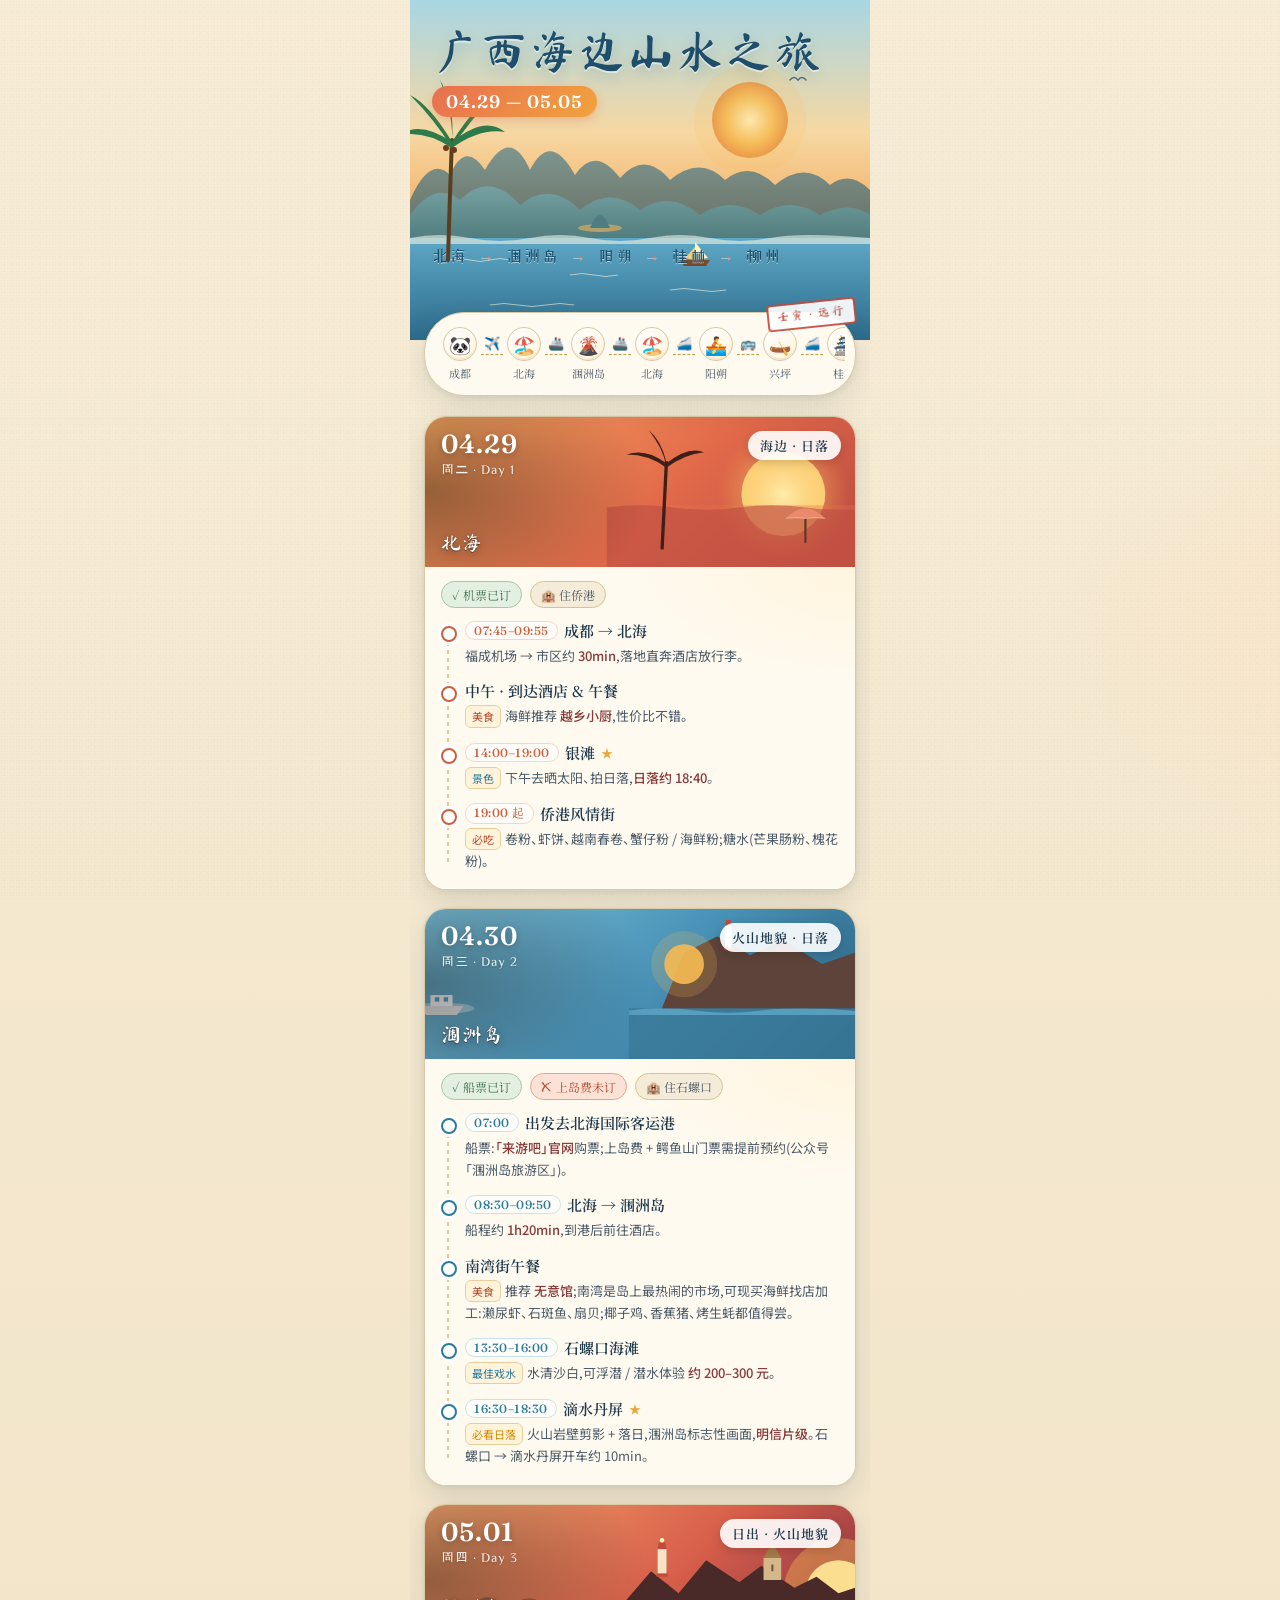
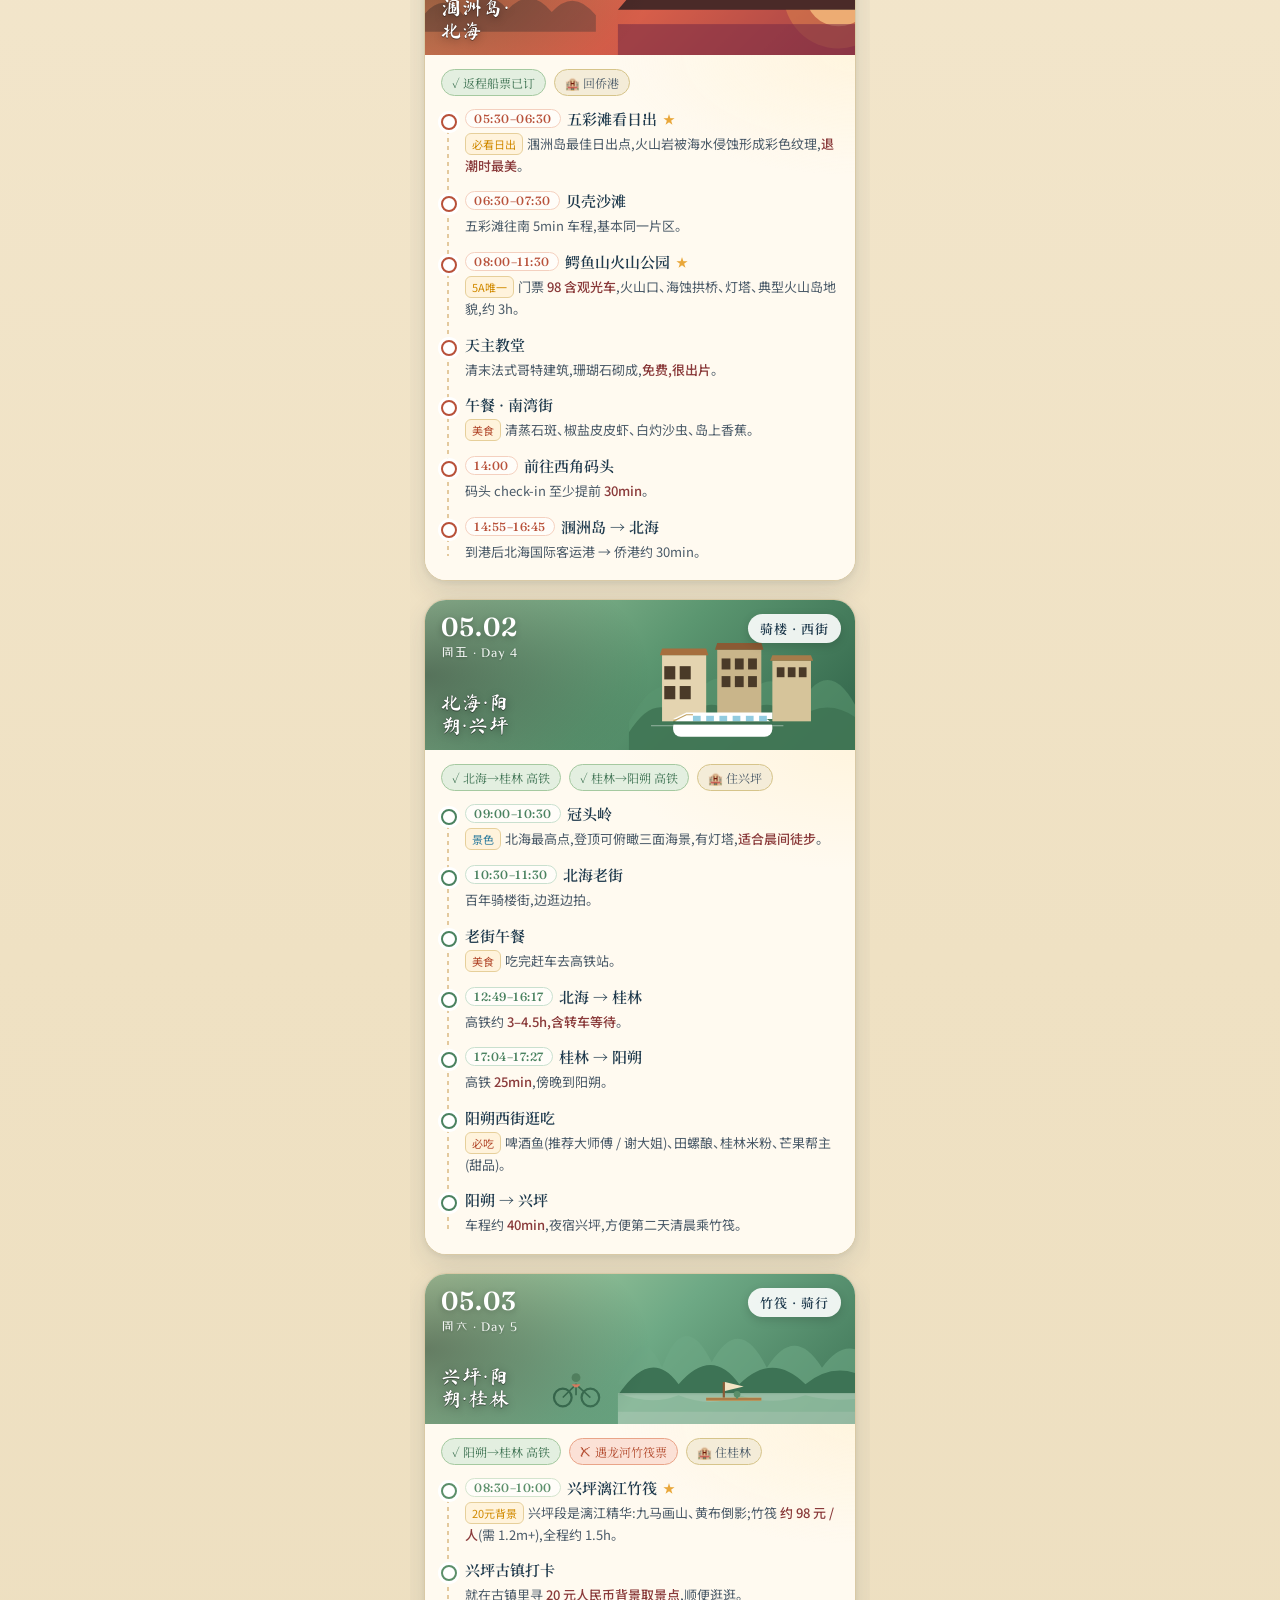
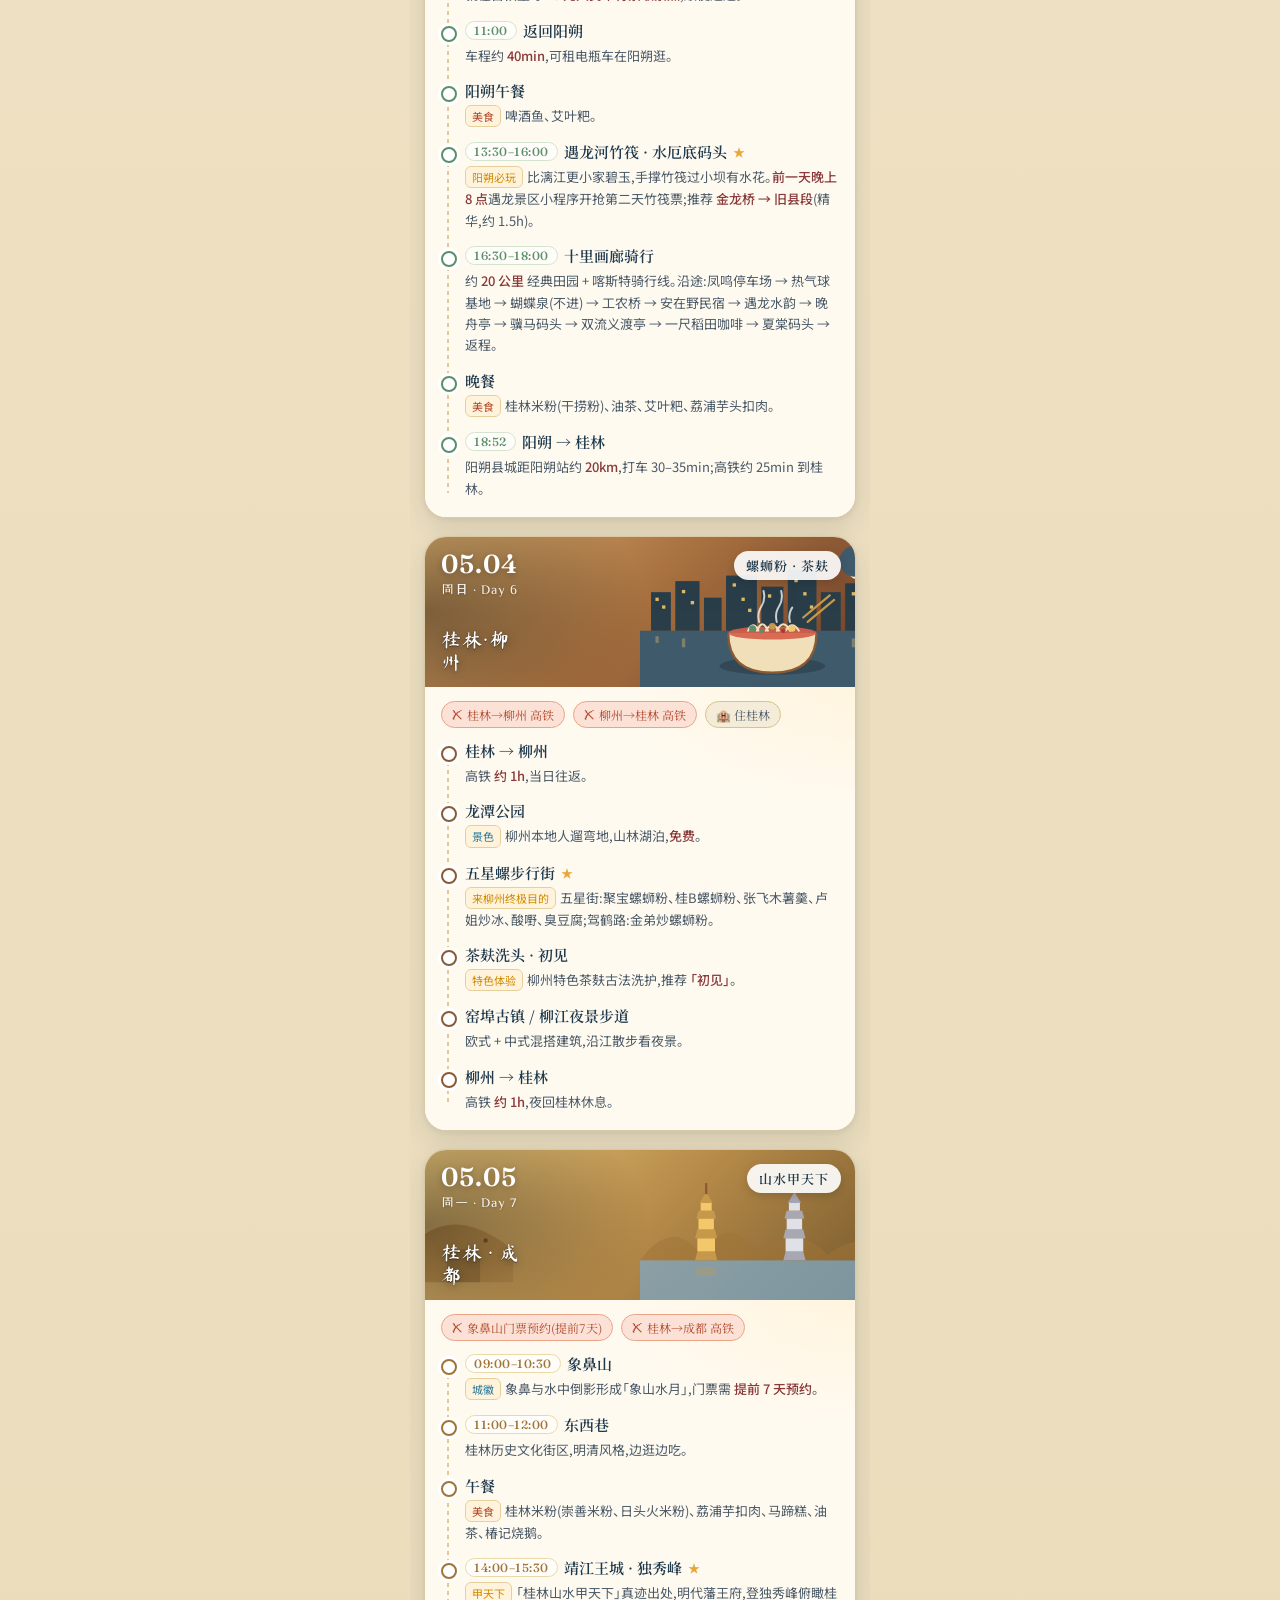
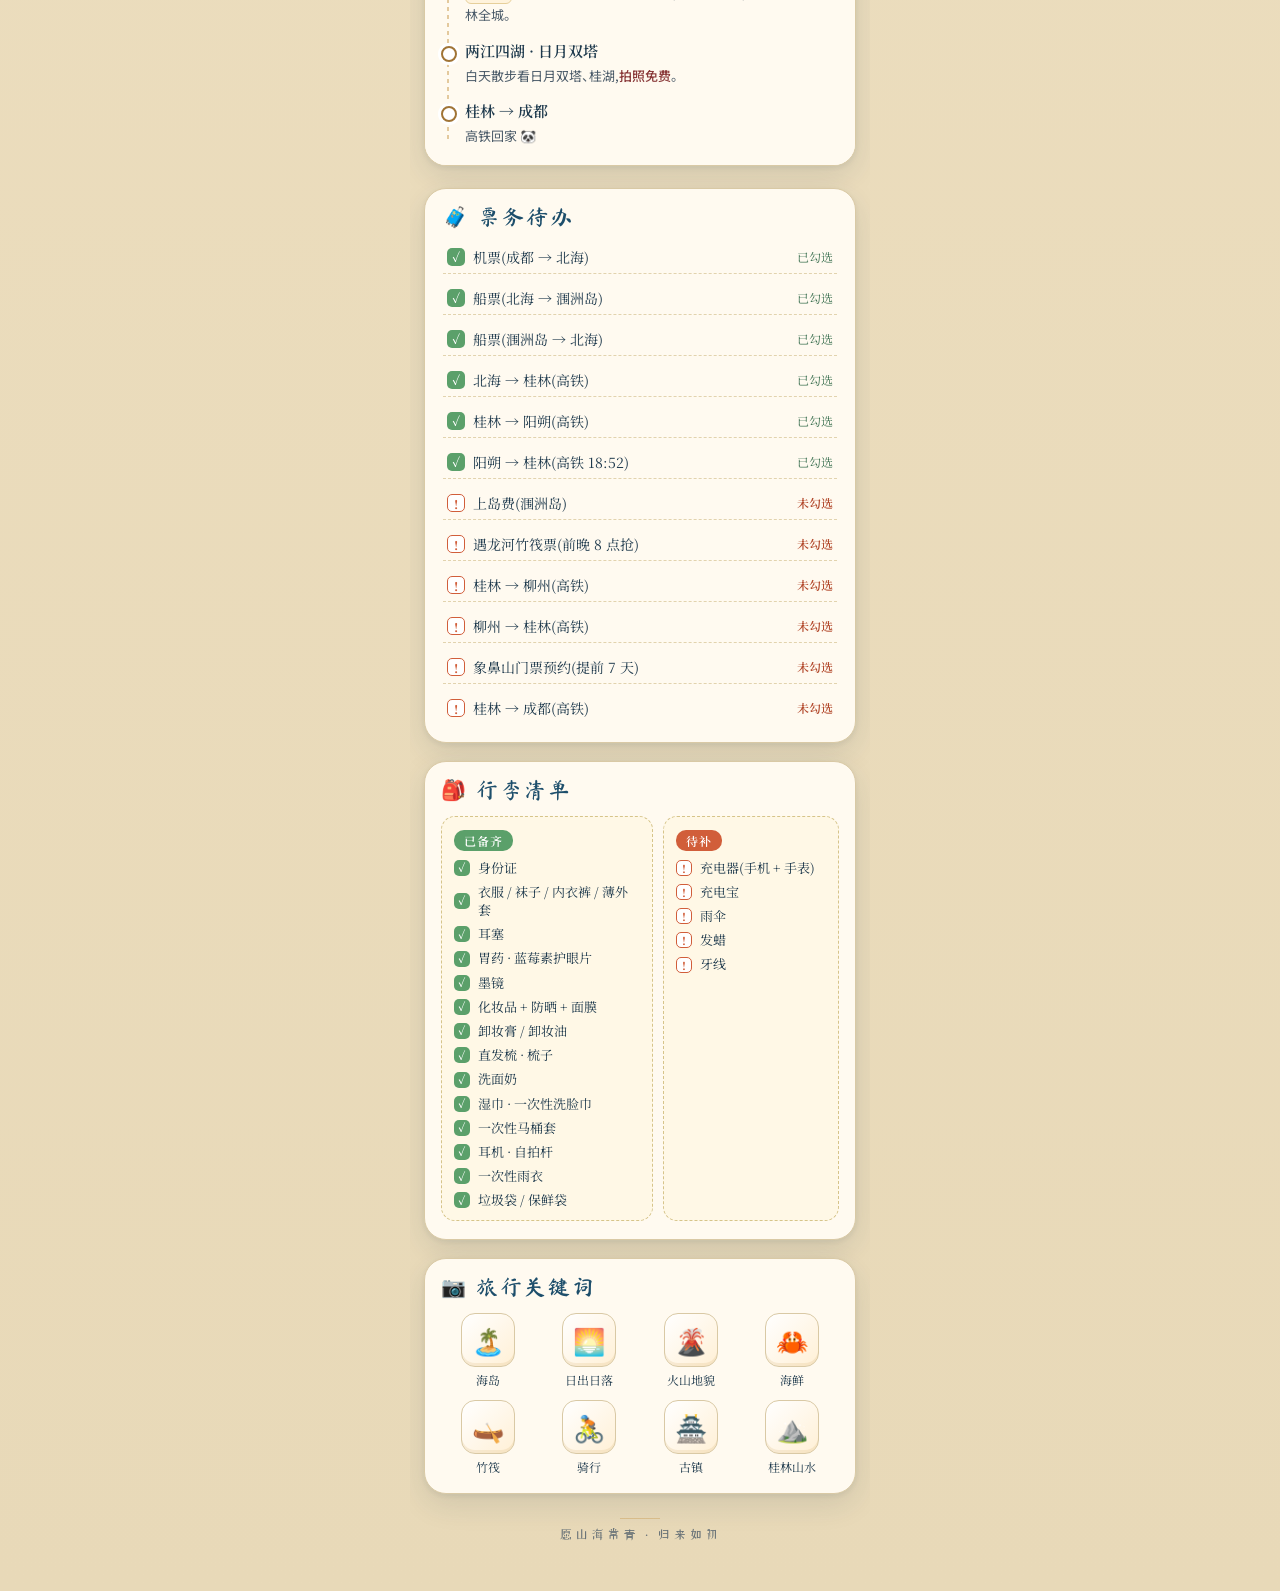
<file: guangxi-trip.html>
<!DOCTYPE html>
<html lang="zh-CN">
<head>
<meta charset="UTF-8">
<meta name="viewport" content="width=device-width, initial-scale=1.0, maximum-scale=1.0, user-scalable=no">
<title>广西海边山水之旅 · 04.29–05.05</title>
<link rel="preconnect" href="https://fonts.googleapis.com">
<link rel="preconnect" href="https://fonts.gstatic.com" crossorigin>
<link href="https://fonts.googleapis.com/css2?family=Ma+Shan+Zheng&family=ZCOOL+XiaoWei&family=ZCOOL+KuaiLe&family=Noto+Serif+SC:wght@400;500;600;700&family=Noto+Sans+SC:wght@300;400;500;700&family=Fraunces:ital,wght@0,400;0,600;1,400&display=swap" rel="stylesheet">
<style>
  :root{
    --ink:#1f3a4d;
    --ink-soft:#4a5a68;
    --paper:#faf4e8;
    --paper-2:#f3ead8;
    --sand:#f6e7c9;
    --sea-1:#5fa8c9;
    --sea-2:#2d6f8e;
    --sea-deep:#1d4e6b;
    --sun:#f2a33c;
    --sunset:#e76f51;
    --coral:#eb8a6a;
    --jade:#6fa47a;
    --jade-deep:#3e7252;
    --moss:#a8c4a2;
    --mist:#cfe0dc;
    --gold:#c8984a;
    --plum:#8a3a3a;
    --shadow: 0 10px 30px rgba(31,58,77,.12), 0 2px 6px rgba(31,58,77,.08);
    --stroke:#d9c9a5;
  }
  *{box-sizing:border-box;-webkit-tap-highlight-color:transparent;}
  html,body{margin:0;padding:0;}
  body{
    font-family:'Noto Sans SC','PingFang SC','Microsoft YaHei',sans-serif;
    color:var(--ink);
    background:
      radial-gradient(1200px 600px at 20% -10%, #d3e6ef 0%, transparent 60%),
      radial-gradient(900px 500px at 120% 10%, #fbe3c6 0%, transparent 55%),
      linear-gradient(180deg, #f7ecd6 0%, #efe1c3 40%, #e8d9b8 100%);
    min-height:100vh;
    -webkit-font-smoothing:antialiased;
    font-feature-settings:"palt" 1;
  }
  /* 纸张颗粒纹理 */
  body::before{
    content:"";position:fixed;inset:0;pointer-events:none;z-index:0;
    background-image:
      radial-gradient(rgba(60,40,20,.05) 1px, transparent 1px),
      radial-gradient(rgba(60,40,20,.035) 1px, transparent 1px);
    background-size: 3px 3px, 7px 7px;
    background-position: 0 0, 1px 2px;
    mix-blend-mode:multiply;
    opacity:.5;
  }
  .page{
    max-width:460px;
    margin:0 auto;
    position:relative;
    z-index:1;
    padding-bottom:40px;
    overflow:hidden;
  }

  /* ===== HERO ===== */
  .hero{
    position:relative;
    height:340px;
    overflow:hidden;
    background: linear-gradient(180deg,#9fd2e3 0%, #c7e4e8 38%, #f7d9a6 62%, #f4c27d 100%);
  }
  .hero svg.scene{position:absolute;inset:0;width:100%;height:100%;}
  .hero .title-block{
    position:absolute;
    left:22px;right:22px;top:28px;
    display:flex;flex-direction:column;gap:6px;
    z-index:3;
  }
  .hero .zh-title{
    font-family:'Ma Shan Zheng','ZCOOL KuaiLe',serif;
    font-size:46px;
    color:var(--sea-deep);
    letter-spacing:3px;
    line-height:1;
    text-shadow: 0 2px 0 rgba(255,255,255,.5), 0 6px 14px rgba(29,78,107,.18);
  }
  .hero .date-pill{
    display:inline-block;
    font-family:'Fraunces',serif;
    font-weight:600;
    font-size:18px;
    color:#fff;
    background:linear-gradient(135deg, var(--sunset), var(--sun));
    padding:4px 14px;
    border-radius:20px;
    align-self:flex-start;
    margin-top:6px;
    box-shadow:0 4px 10px rgba(231,111,81,.3);
    letter-spacing:1px;
  }
  .hero .route{
    position:absolute;
    left:22px;right:22px;bottom:74px;
    z-index:3;
    font-family:'ZCOOL XiaoWei',serif;
    font-size:16px;
    color:var(--sea-deep);
    letter-spacing:2px;
    text-shadow:0 1px 0 rgba(255,255,255,.6);
  }
  .hero .route b{color:var(--sunset);margin:0 4px;}

  /* ===== 路线流程图 ===== */
  .flow{
    position:relative;
    margin:-28px 14px 20px;
    padding:14px 10px;
    background:#fffaf0;
    border:1.5px solid var(--stroke);
    border-radius:40px;
    box-shadow:var(--shadow);
    z-index:4;
  }
  .flow-inner{
    display:flex;align-items:center;justify-content:space-between;
    gap:0;
    overflow-x:auto;
    scrollbar-width:none;
    padding:0 4px;
  }
  .flow-inner::-webkit-scrollbar{display:none;}
  .flow-node{
    display:flex;flex-direction:column;align-items:center;
    flex:0 0 auto;
    min-width:42px;
  }
  .flow-node .icon{
    width:34px;height:34px;border-radius:50%;
    background:linear-gradient(135deg,#fff, #fff3dc);
    border:1.5px solid var(--stroke);
    display:grid;place-items:center;
    font-size:18px;
    box-shadow:inset 0 -2px 0 rgba(200,152,74,.15);
  }
  .flow-node .label{
    margin-top:4px;
    font-size:11px;
    color:var(--ink-soft);
    font-family:'Noto Serif SC',serif;
    white-space:nowrap;
  }
  .flow-arrow{
    flex:1 1 auto;
    display:flex;align-items:center;justify-content:center;
    position:relative;
    min-width:22px;
    height:34px;
  }
  .flow-arrow::before{
    content:"";
    height:0;border-top:1.5px dashed var(--gold);
    width:100%;
  }
  .flow-arrow .mode{
    position:absolute;
    top:-4px;
    font-size:13px;
    background:#fffaf0;
    padding:0 3px;
    color:var(--sea-2);
  }

  /* ===== 日卡片 ===== */
  .day{
    position:relative;
    margin:18px 14px;
    border-radius:22px;
    overflow:hidden;
    background:#fffaf0;
    border:1.5px solid var(--stroke);
    box-shadow:var(--shadow);
  }
  .day-head{
    position:relative;
    min-height:150px;
    overflow:hidden;
    display:flex;
    color:#fff;
  }
  /* 左侧水彩晕染蒙版,保证文字对比度(在 SVG 上层,在 .left 下层) */
  .day-head::after{
    content:"";
    position:absolute;inset:0;
    z-index:2;pointer-events:none;
    background:
      radial-gradient(ellipse 75% 130% at 0% 50%,
        rgba(0,0,0,.38) 0%,
        rgba(0,0,0,.22) 30%,
        rgba(0,0,0,.08) 55%,
        transparent 70%);
  }
  .day-head .left{
    flex:0 0 108px;
    padding:14px 10px 14px 16px;
    display:flex;flex-direction:column;justify-content:space-between;
    position:relative;z-index:3;
    gap:12px;
  }
  .day-head .date{
    font-family:'Fraunces',serif;
    font-weight:600;
    font-size:26px;
    letter-spacing:1px;
    line-height:1;
    text-shadow:0 2px 6px rgba(0,0,0,.25);
  }
  .day-head .weekday{
    font-family:'ZCOOL XiaoWei',serif;
    font-size:13px;
    opacity:.92;
    margin-top:5px;
    letter-spacing:1px;
    text-shadow:0 1px 3px rgba(0,0,0,.25);
  }
  .day-head .where{
    font-family:'Ma Shan Zheng',serif;
    font-size:20px;
    line-height:1.12;
    letter-spacing:1px;
    text-shadow:
      0 1px 0 rgba(0,0,0,.35),
      0 2px 8px rgba(0,0,0,.35),
      0 0 1px rgba(0,0,0,.6);
  }
  .day-head .scene-wrap{
    position:absolute;inset:0;
    z-index:1;
  }
  .day-head .scene-wrap svg{width:100%;height:100%;display:block;}
  .day-head .theme-tag{
    position:absolute;
    right:14px;top:14px;
    z-index:3;
    font-family:'Noto Serif SC',serif;
    font-weight:600;
    font-size:13px;
    padding:5px 12px;
    border-radius:20px;
    background:rgba(255,255,255,.9);
    color:var(--ink);
    letter-spacing:1px;
    box-shadow:0 3px 10px rgba(0,0,0,.15);
  }

  /* 每日主题色 */
  .d1 .day-head{background:linear-gradient(135deg,#f7a860 0%, #e26a4a 55%, #b84a40 100%);}
  .d2 .day-head{background:linear-gradient(135deg,#7fc3db 0%, #4a93b8 50%, #2a5f7d 100%);}
  .d3 .day-head{background:linear-gradient(135deg,#f2a66c 0%, #d85f4a 55%, #7d2d45 100%);}
  .d4 .day-head{background:linear-gradient(135deg,#9cc49e 0%, #5b9670 50%, #2f6248 100%);}
  .d5 .day-head{background:linear-gradient(135deg,#b5d4a8 0%, #6ea985 50%, #3d7355 100%);}
  .d6 .day-head{background:linear-gradient(135deg,#e0be76 0%, #b88c4a 50%, #7a5c2e 100%);}
  .d7 .day-head{background:linear-gradient(135deg,#d4a86a 0%, #a66f3e 50%, #6b3d2a 100%);}

  .day-body{
    padding:14px 16px 18px;
    background:
      radial-gradient(400px 200px at 100% 0%, rgba(255,235,190,.35), transparent 60%),
      #fffaf0;
  }

  .meta-row{
    display:flex;gap:8px;flex-wrap:wrap;
    margin-bottom:12px;
  }
  .chip{
    display:inline-flex;align-items:center;gap:4px;
    font-size:12px;
    padding:4px 10px;
    border-radius:14px;
    border:1px solid var(--stroke);
    background:#fff8e6;
    color:var(--ink-soft);
    font-family:'Noto Serif SC',serif;
  }
  .chip b{color:var(--ink);font-weight:600;}
  .chip.stay{background:#f4ecd8;border-color:#d6c48a;}
  .chip.ticket-ok{background:#e3efe0;border-color:#a5c9a0;color:#3e7252;}
  .chip.ticket-warn{background:#fbe1d6;border-color:#e9a488;color:#b34a2d;}

  .timeline{
    position:relative;
    padding-left:22px;
    margin-top:8px;
  }
  .timeline::before{
    content:"";position:absolute;left:6px;top:6px;bottom:6px;
    width:2px;
    background:repeating-linear-gradient(to bottom, var(--gold) 0 4px, transparent 4px 8px);
    opacity:.5;
  }
  .tl-item{
    position:relative;
    padding:0 0 14px 2px;
  }
  .tl-item:last-child{padding-bottom:0;}
  .tl-item::before{
    content:"";
    position:absolute;
    left:-22px;top:6px;
    width:12px;height:12px;border-radius:50%;
    background:#fff;
    border:2.5px solid var(--accent,var(--sea-2));
    box-shadow:0 0 0 3px rgba(255,255,255,1);
  }
  .tl-title{
    font-family:'Noto Serif SC',serif;
    font-weight:600;
    font-size:15px;
    color:var(--ink);
    display:flex;align-items:center;flex-wrap:wrap;gap:6px;
  }
  .tl-title .time{
    font-family:'Fraunces',serif;
    font-size:12px;
    color:var(--accent,var(--sea-2));
    background:rgba(255,255,255,.6);
    padding:1px 8px;
    border-radius:10px;
    border:1px solid var(--accent-soft,#cfe0dc);
    font-weight:500;
    letter-spacing:.5px;
  }
  .tl-title .star{color:#e9a73a;font-size:12px;}
  .tl-desc{
    font-size:13px;
    line-height:1.65;
    color:var(--ink-soft);
    margin-top:4px;
  }
  .tl-desc em{
    font-style:normal;
    color:var(--plum);
    font-weight:500;
  }
  .tl-tag{
    display:inline-block;font-size:11px;
    padding:1px 6px;border-radius:6px;
    background:#fff3dc;border:1px solid #e6cf9a;
    color:var(--gold);margin-right:4px;
  }

  /* 每天的 accent */
  .d1{--accent:#d15e3a;--accent-soft:#f7d5c4;}
  .d2{--accent:#2a7a9c;--accent-soft:#c8e2ec;}
  .d3{--accent:#b8513a;--accent-soft:#f4d0bf;}
  .d4{--accent:#4a8260;--accent-soft:#c9e0cf;}
  .d5{--accent:#5b8f6a;--accent-soft:#d4e4ce;}
  .d6{--accent:#a07436;--accent-soft:#ecd9a8;}
  .d7{--accent:#8a5a34;--accent-soft:#e7cda5;}

  /* ===== 票务待办 ===== */
  .todo{
    margin:22px 14px 0;
    background:#fffaf0;
    border:1.5px solid var(--stroke);
    border-radius:22px;
    padding:16px 18px 18px;
    box-shadow:var(--shadow);
    position:relative;overflow:hidden;
  }
  .todo h3{
    margin:0 0 12px;
    font-family:'Ma Shan Zheng',serif;
    font-weight:400;
    font-size:22px;
    color:var(--sea-deep);
    letter-spacing:2px;
    display:flex;align-items:center;gap:8px;
  }
  .todo h3::before{content:"🧳";font-size:20px;}
  .todo ul{list-style:none;margin:0;padding:0;display:flex;flex-direction:column;gap:8px;}
  .todo li{
    display:flex;align-items:center;justify-content:space-between;gap:10px;
    font-family:'Noto Serif SC',serif;font-size:14px;
    padding:6px 4px;
    border-bottom:1px dashed #e2d3ae;
  }
  .todo li:last-child{border-bottom:none;}
  .todo li .name{display:flex;align-items:center;gap:8px;}
  .todo li .name .box{
    width:18px;height:18px;border-radius:5px;display:grid;place-items:center;
    font-size:12px;font-weight:700;
  }
  .ok .box{background:#5ba06a;color:#fff;}
  .ok .status{color:#3e7252;font-size:12px;}
  .no .box{background:#fff;border:1.5px solid #d15e3a;color:#d15e3a;}
  .no .status{color:#b34a2d;font-size:12px;font-weight:600;}

  /* ===== 关键词 ===== */
  .keywords{
    margin:18px 14px 0;
    background:#fffaf0;
    border:1.5px solid var(--stroke);
    border-radius:22px;
    padding:16px 16px 18px;
    box-shadow:var(--shadow);
  }
  .keywords h3{
    margin:0 0 14px;
    font-family:'Ma Shan Zheng',serif;
    font-weight:400;
    font-size:22px;
    color:var(--sea-deep);
    letter-spacing:2px;
    display:flex;align-items:center;gap:8px;
  }
  .keywords h3::before{content:"📷";font-size:20px;}
  .kw-grid{
    display:grid;grid-template-columns:repeat(4,1fr);gap:12px 8px;
  }
  .kw{
    display:flex;flex-direction:column;align-items:center;gap:4px;
  }
  .kw .kw-ico{
    width:54px;height:54px;border-radius:14px;
    background:linear-gradient(135deg,#fff,#fff0d6);
    border:1.5px solid var(--stroke);
    display:grid;place-items:center;
    font-size:26px;
    box-shadow:inset 0 -3px 0 rgba(200,152,74,.15);
  }
  .kw .kw-text{
    font-family:'Noto Serif SC',serif;
    font-size:12px;
    color:var(--ink);
  }

  /* ===== 底部页脚 ===== */
  .footer{
    margin:24px 14px 8px;
    text-align:center;
    font-family:'ZCOOL XiaoWei',serif;
    color:var(--ink-soft);
    font-size:13px;
    letter-spacing:3px;
    opacity:.8;
  }
  .footer .line{
    display:block;
    height:1px;width:40px;margin:12px auto 8px;
    background:var(--gold);opacity:.5;
  }

  /* 装饰印章 */
  .seal{
    position:absolute;
    right:14px;bottom:12px;
    font-family:'Ma Shan Zheng',serif;
    color:#c24a3a;
    background:#fff;
    border:2px solid #c24a3a;
    padding:4px 8px;
    border-radius:4px;
    font-size:12px;letter-spacing:2px;
    transform:rotate(-6deg);
    opacity:.9;
    z-index:5;
  }

  /* 小装饰:鸟 */
  .birds{position:absolute;top:70px;right:30px;z-index:2;opacity:.7;}

  /* 标签:特色/美食 */
  .tag-food{color:#b34a2d;}
  .tag-view{color:#2a7a9c;}
  .tag-must{color:#d18a00;}

  /* ===== 行李清单 ===== */
  .packing{
    margin:18px 14px 0;
    background:#fffaf0;
    border:1.5px solid var(--stroke);
    border-radius:22px;
    padding:16px 16px 18px;
    box-shadow:var(--shadow);
  }
  .packing h3{
    margin:0 0 14px;
    font-family:'Ma Shan Zheng',serif;
    font-weight:400;
    font-size:22px;
    color:var(--sea-deep);
    letter-spacing:2px;
    display:flex;align-items:center;gap:8px;
  }
  .packing h3::before{content:"🎒";font-size:20px;}
  .pack-grid{
    display:grid;
    grid-template-columns:1.2fr 1fr;
    gap:10px;
  }
  .pack-col{
    background:#fff8e6;
    border:1px dashed #d6c48a;
    border-radius:14px;
    padding:10px 12px;
  }
  .pack-cap{
    display:inline-block;
    font-family:'Noto Serif SC',serif;
    font-weight:600;
    font-size:12px;
    color:#fff;
    background:#5ba06a;
    padding:2px 10px;
    border-radius:10px;
    margin-bottom:8px;
    letter-spacing:1px;
  }
  .pack-cap.to-buy{background:#d15e3a;}
  .packing ul{list-style:none;margin:0;padding:0;display:flex;flex-direction:column;gap:6px;}
  .packing li{
    display:flex;align-items:center;gap:8px;
    font-family:'Noto Serif SC',serif;
    font-size:13px;
    color:var(--ink);
    line-height:1.4;
  }
  .packing .dot{
    width:16px;height:16px;border-radius:5px;
    display:grid;place-items:center;
    font-size:11px;font-weight:700;flex-shrink:0;
  }
  .packing .dot.ok{background:#5ba06a;color:#fff;}
  .packing .dot.no{background:#fff;border:1.5px solid #d15e3a;color:#d15e3a;}

  /* 进入动画 */
  @keyframes rise { from{opacity:0;transform:translateY(12px);} to{opacity:1;transform:none;} }
  .day,.todo,.keywords,.flow,.packing{animation:rise .6s ease both;}
  .day:nth-child(2){animation-delay:.05s;}
  .day:nth-child(3){animation-delay:.1s;}
  .day:nth-child(4){animation-delay:.15s;}

</style>
</head>
<body>
<main class="page">

  <!-- ============ HERO ============ -->
  <section class="hero">
    <svg class="scene" viewBox="0 0 460 340" preserveAspectRatio="xMidYMid slice" xmlns="http://www.w3.org/2000/svg">
      <defs>
        <linearGradient id="sky" x1="0" y1="0" x2="0" y2="1">
          <stop offset="0" stop-color="#a8d6e3"/>
          <stop offset=".55" stop-color="#f6d8a3"/>
          <stop offset="1" stop-color="#f2a658"/>
        </linearGradient>
        <linearGradient id="sea" x1="0" y1="0" x2="0" y2="1">
          <stop offset="0" stop-color="#5ea8c6"/>
          <stop offset="1" stop-color="#2d6a8a"/>
        </linearGradient>
        <linearGradient id="mtn1" x1="0" y1="0" x2="0" y2="1">
          <stop offset="0" stop-color="#4a7d8a"/>
          <stop offset="1" stop-color="#2d5567"/>
        </linearGradient>
        <linearGradient id="mtn2" x1="0" y1="0" x2="0" y2="1">
          <stop offset="0" stop-color="#76a6a8"/>
          <stop offset="1" stop-color="#4d7f82"/>
        </linearGradient>
        <linearGradient id="mtn3" x1="0" y1="0" x2="0" y2="1">
          <stop offset="0" stop-color="#a5c4b6"/>
          <stop offset="1" stop-color="#7ba389"/>
        </linearGradient>
        <radialGradient id="sun" cx=".5" cy=".5" r=".5">
          <stop offset="0" stop-color="#fff3c4"/>
          <stop offset=".6" stop-color="#f5bb52"/>
          <stop offset="1" stop-color="#e6893a"/>
        </radialGradient>
      </defs>
      <!-- 天空 -->
      <rect width="460" height="240" fill="url(#sky)"/>
      <!-- 太阳 -->
      <circle cx="340" cy="120" r="38" fill="url(#sun)" opacity=".85"/>
      <circle cx="340" cy="120" r="56" fill="#f5bb52" opacity=".15"/>
      <!-- 远山(桂林喀斯特) -->
      <path d="M0,200 Q20,155 40,175 Q55,140 75,170 Q100,125 120,170 Q140,130 165,175 Q185,145 210,178 Q235,150 260,180 Q290,155 315,180 Q340,160 365,185 Q395,160 420,185 Q440,170 460,190 L460,240 L0,240 Z" fill="url(#mtn1)" opacity=".7"/>
      <path d="M0,215 Q25,180 50,200 Q80,170 110,205 Q140,180 170,210 Q200,185 230,210 Q260,190 290,215 Q320,195 350,215 Q380,195 410,215 Q440,200 460,215 L460,240 L0,240 Z" fill="url(#mtn2)" opacity=".85"/>
      <!-- 海面 -->
      <rect y="238" width="460" height="102" fill="url(#sea)"/>
      <!-- 海面波光 -->
      <g stroke="#fff6d4" stroke-width="1" opacity=".6" fill="none">
        <path d="M40,260 q10,-3 20,0 t20,0 t20,0"/>
        <path d="M160,275 q12,-3 24,0 t24,0"/>
        <path d="M260,290 q14,-3 28,0 t28,0"/>
        <path d="M80,305 q14,-3 28,0 t28,0 t28,0"/>
        <path d="M300,315 q14,-3 28,0 t28,0"/>
      </g>
      <!-- 海浪泡沫 -->
      <path d="M0,238 Q30,232 60,238 T120,238 T180,238 T240,238 T300,238 T360,238 T460,238 L460,244 L0,244 Z" fill="#fff9e7" opacity=".55"/>
      <!-- 前景椰树(左) -->
      <g transform="translate(20,100)">
        <path d="M18,160 Q20,90 22,40" stroke="#5a3e20" stroke-width="4" fill="none" stroke-linecap="round"/>
        <g fill="#2d7a4a">
          <path d="M22,42 Q-10,20 -30,35 Q-5,30 22,48 Z"/>
          <path d="M22,42 Q55,15 75,32 Q50,28 22,48 Z"/>
          <path d="M22,42 Q0,5 -20,-5 Q5,20 22,48 Z"/>
          <path d="M22,42 Q45,5 65,-5 Q40,20 22,48 Z"/>
          <path d="M22,42 Q25,5 10,-20 Q24,15 22,48 Z"/>
        </g>
        <circle cx="16" cy="48" r="3" fill="#6b3d1e"/>
        <circle cx="24" cy="50" r="3" fill="#6b3d1e"/>
      </g>
      <!-- 小岛+帆船 -->
      <g transform="translate(170,220)">
        <ellipse cx="20" cy="8" rx="22" ry="4" fill="#c9a766" opacity=".8"/>
        <path d="M10,8 Q20,-18 30,8 Z" fill="#4d7f82"/>
      </g>
      <!-- 帆船 -->
      <g transform="translate(270,252)">
        <path d="M0,8 L30,8 L26,14 L4,14 Z" fill="#7b4a2d"/>
        <path d="M15,8 L15,-10 L28,6 Z" fill="#fff1c4"/>
        <path d="M15,8 L15,-5 L5,6 Z" fill="#f2d07a"/>
      </g>
      <!-- 海鸥 -->
      <g stroke="#2d5567" stroke-width="1.5" fill="none" stroke-linecap="round" opacity=".8">
        <path d="M80,90 q4,-5 8,0 q4,-5 8,0"/>
        <path d="M110,110 q3,-4 6,0 q3,-4 6,0"/>
        <path d="M380,80 q4,-5 8,0 q4,-5 8,0"/>
      </g>
    </svg>
    <div class="title-block">
      <div class="zh-title">广西海边山水之旅</div>
      <div class="date-pill">04.29 — 05.05</div>
    </div>
    <div class="route">北海 <b>→</b> 涠洲岛 <b>→</b> 阳朔 <b>→</b> 桂林 <b>→</b> 柳州</div>
    <div class="seal">壬寅 · 远行</div>
  </section>

  <!-- ============ 路线流程图 ============ -->
  <section class="flow">
    <div class="flow-inner">
      <div class="flow-node"><div class="icon">🐼</div><div class="label">成都</div></div>
      <div class="flow-arrow"><span class="mode">✈️</span></div>
      <div class="flow-node"><div class="icon">🏖️</div><div class="label">北海</div></div>
      <div class="flow-arrow"><span class="mode">🚢</span></div>
      <div class="flow-node"><div class="icon">🌋</div><div class="label">涠洲岛</div></div>
      <div class="flow-arrow"><span class="mode">🚢</span></div>
      <div class="flow-node"><div class="icon">🏖️</div><div class="label">北海</div></div>
      <div class="flow-arrow"><span class="mode">🚄</span></div>
      <div class="flow-node"><div class="icon">🚣</div><div class="label">阳朔</div></div>
      <div class="flow-arrow"><span class="mode">🚌</span></div>
      <div class="flow-node"><div class="icon">🛶</div><div class="label">兴坪</div></div>
      <div class="flow-arrow"><span class="mode">🚄</span></div>
      <div class="flow-node"><div class="icon">🏯</div><div class="label">桂林</div></div>
      <div class="flow-arrow"><span class="mode">🚄</span></div>
      <div class="flow-node"><div class="icon">🍜</div><div class="label">柳州</div></div>
      <div class="flow-arrow"><span class="mode">🚄</span></div>
      <div class="flow-node"><div class="icon">🏯</div><div class="label">桂林</div></div>
      <div class="flow-arrow"><span class="mode">🚄</span></div>
      <div class="flow-node"><div class="icon">🐼</div><div class="label">成都</div></div>
    </div>
  </section>

  <!-- ============ DAY 1 · 04.29 北海 ============ -->
  <article class="day d1">
    <header class="day-head">
      <div class="scene-wrap">
        <svg viewBox="0 0 460 136" preserveAspectRatio="xMidYMid slice" xmlns="http://www.w3.org/2000/svg">
          <defs>
            <radialGradient id="sun1" cx=".5" cy=".5" r=".5"><stop offset="0" stop-color="#fff2b8"/><stop offset="1" stop-color="#f4a33c" stop-opacity="0"/></radialGradient>
          </defs>
          <!-- 右侧日落海景 -->
          <g transform="translate(200,0)">
            <circle cx="160" cy="70" r="38" fill="#ffd67a"/>
            <circle cx="160" cy="70" r="60" fill="url(#sun1)" opacity=".8"/>
            <!-- 海平面倒影 -->
            <rect y="80" width="260" height="56" fill="#e76f51" opacity=".35"/>
            <path d="M0,82 Q30,78 60,82 T120,82 T180,82 T260,82 L260,136 L0,136 Z" fill="#b84a40" opacity=".55"/>
            <!-- 椰树剪影 -->
            <g fill="#3e2018" transform="translate(30,20)">
              <path d="M20,100 Q22,60 24,20" stroke="#3e2018" stroke-width="3" fill="none"/>
              <path d="M24,22 Q5,8 -12,14 Q8,14 24,26"/>
              <path d="M24,22 Q44,6 58,12 Q40,14 24,26"/>
              <path d="M24,22 Q20,2 8,-8 Q22,10 24,26"/>
            </g>
            <!-- 沙滩伞 -->
            <g transform="translate(180,92)">
              <rect x="-1" y="0" width="2" height="22" fill="#5a3a20"/>
              <path d="M-18,0 Q0,-18 18,0 Z" fill="#eb8a6a"/>
              <path d="M-18,0 Q-9,-2 0,0 Q9,-2 18,0" stroke="#fff" stroke-width=".5" fill="none" opacity=".5"/>
            </g>
          </g>
        </svg>
      </div>
      <div class="left">
        <div>
          <div class="date">04.29</div>
          <div class="weekday">周二 · Day 1</div>
        </div>
        <div class="where">北海</div>
      </div>
      <div class="theme-tag">海边 · 日落</div>
    </header>
    <div class="day-body">
      <div class="meta-row">
        <span class="chip ticket-ok">✓ 机票已订</span>
        <span class="chip stay">🏨 住侨港</span>
      </div>
      <div class="timeline">
        <div class="tl-item">
          <div class="tl-title"><span class="time">07:45–09:55</span>成都 → 北海</div>
          <div class="tl-desc">福成机场 → 市区约 <em>30min</em>,落地直奔酒店放行李。</div>
        </div>
        <div class="tl-item">
          <div class="tl-title">中午 · 到达酒店 & 午餐</div>
          <div class="tl-desc"><span class="tl-tag tag-food">美食</span>海鲜推荐 <em>越乡小厨</em>,性价比不错。</div>
        </div>
        <div class="tl-item">
          <div class="tl-title"><span class="time">14:00–19:00</span>银滩 <span class="star">★</span></div>
          <div class="tl-desc"><span class="tl-tag tag-view">景色</span>下午去晒太阳、拍日落,<em>日落约 18:40</em>。</div>
        </div>
        <div class="tl-item">
          <div class="tl-title"><span class="time">19:00 起</span>侨港风情街</div>
          <div class="tl-desc"><span class="tl-tag tag-food">必吃</span>卷粉、虾饼、越南春卷、蟹仔粉 / 海鲜粉;糖水(芒果肠粉、槐花粉)。</div>
        </div>
      </div>
    </div>
  </article>

  <!-- ============ DAY 2 · 04.30 涠洲岛 ============ -->
  <article class="day d2">
    <header class="day-head">
      <div class="scene-wrap">
        <svg viewBox="0 0 460 136" preserveAspectRatio="xMidYMid slice" xmlns="http://www.w3.org/2000/svg">
          <!-- 火山/悬崖 -->
          <g transform="translate(220,0)">
            <!-- 海面 -->
            <rect y="90" width="240" height="46" fill="#3a7a9a" opacity=".8"/>
            <path d="M0,92 Q30,88 60,92 T120,92 T200,92 T240,92 L240,96 L0,96 Z" fill="#5fa8c9" opacity=".8"/>
            <!-- 火山岩悬崖 -->
            <path d="M30,90 L50,40 L80,25 L110,42 L140,28 L175,50 L210,38 L240,60 L240,90 Z" fill="#4a3a3a"/>
            <path d="M30,90 L50,40 L80,25 L110,42 L140,28 L175,50 L210,38 L240,60 L240,90 Z" fill="#6b4a3a" opacity=".6"/>
            <!-- 灯塔 -->
            <g transform="translate(90,15)">
              <rect x="-3" y="0" width="6" height="20" fill="#fff"/>
              <rect x="-4" y="20" width="8" height="2" fill="#c24a3a"/>
              <path d="M-3,0 L3,0 L2,-5 L-2,-5 Z" fill="#c24a3a"/>
            </g>
            <!-- 日落 -->
            <circle cx="50" cy="50" r="18" fill="#f5bb52" opacity=".9"/>
            <circle cx="50" cy="50" r="30" fill="#f5bb52" opacity=".2"/>
          </g>
          <!-- 左侧船只 -->
          <g transform="translate(30,70)">
            <ellipse cx="20" cy="20" rx="30" ry="5" fill="#fff" opacity=".4"/>
            <path d="M0,18 L40,18 L34,26 L6,26 Z" fill="#e8e8e8"/>
            <rect x="10" y="8" width="20" height="10" fill="#fff"/>
            <rect x="14" y="10" width="4" height="4" fill="#5fa8c9"/>
            <rect x="22" y="10" width="4" height="4" fill="#5fa8c9"/>
          </g>
        </svg>
      </div>
      <div class="left">
        <div>
          <div class="date">04.30</div>
          <div class="weekday">周三 · Day 2</div>
        </div>
        <div class="where">涠洲岛</div>
      </div>
      <div class="theme-tag">火山地貌 · 日落</div>
    </header>
    <div class="day-body">
      <div class="meta-row">
        <span class="chip ticket-ok">✓ 船票已订</span>
        <span class="chip ticket-warn">✗ 上岛费未订</span>
        <span class="chip stay">🏨 住石螺口</span>
      </div>
      <div class="timeline">
        <div class="tl-item">
          <div class="tl-title"><span class="time">07:00</span>出发去北海国际客运港</div>
          <div class="tl-desc">船票:<em>「来游吧」官网</em>购票;上岛费 + 鳄鱼山门票需提前预约(公众号「涠洲岛旅游区」)。</div>
        </div>
        <div class="tl-item">
          <div class="tl-title"><span class="time">08:30–09:50</span>北海 → 涠洲岛</div>
          <div class="tl-desc">船程约 <em>1h20min</em>,到港后前往酒店。</div>
        </div>
        <div class="tl-item">
          <div class="tl-title">南湾街午餐</div>
          <div class="tl-desc"><span class="tl-tag tag-food">美食</span>推荐 <em>无意馆</em>;南湾是岛上最热闹的市场,可现买海鲜找店加工:濑尿虾、石斑鱼、扇贝;椰子鸡、香蕉猪、烤生蚝都值得尝。</div>
        </div>
        <div class="tl-item">
          <div class="tl-title"><span class="time">13:30–16:00</span>石螺口海滩</div>
          <div class="tl-desc"><span class="tl-tag tag-view">最佳戏水</span>水清沙白,可浮潜 / 潜水体验 <em>约 200–300 元</em>。</div>
        </div>
        <div class="tl-item">
          <div class="tl-title"><span class="time">16:30–18:30</span>滴水丹屏 <span class="star">★</span></div>
          <div class="tl-desc"><span class="tl-tag tag-must">必看日落</span>火山岩壁剪影 + 落日,涠洲岛标志性画面,<em>明信片级</em>。石螺口 → 滴水丹屏开车约 10min。</div>
        </div>
      </div>
    </div>
  </article>

  <!-- ============ DAY 3 · 05.01 涠洲岛→北海 ============ -->
  <article class="day d3">
    <header class="day-head">
      <div class="scene-wrap">
        <svg viewBox="0 0 460 136" preserveAspectRatio="xMidYMid slice" xmlns="http://www.w3.org/2000/svg">
          <!-- 日出 + 灯塔 + 教堂 -->
          <g transform="translate(210,0)">
            <!-- 日出光晕 -->
            <circle cx="200" cy="80" r="30" fill="#fff4b8"/>
            <circle cx="200" cy="80" r="50" fill="#f5bb52" opacity=".4"/>
            <!-- 海 -->
            <rect y="95" width="260" height="41" fill="#d85f4a" opacity=".4"/>
            <rect y="108" width="260" height="28" fill="#7d2d45" opacity=".6"/>
            <!-- 火山岩 -->
            <path d="M0,95 L30,60 L55,80 L80,50 L110,70 L130,55 L160,75 L180,65 L200,80 L230,70 L260,85 L260,95 Z" fill="#4a2a28"/>
            <!-- 灯塔 -->
            <g transform="translate(40,40)">
              <rect x="-4" y="0" width="8" height="24" fill="#f4e4c4"/>
              <rect x="-5" y="22" width="10" height="3" fill="#c24a3a"/>
              <path d="M-4,0 L4,0 L3,-6 L-3,-6 Z" fill="#c24a3a"/>
              <circle cx="0" cy="-8" r="2" fill="#fff4b8"/>
            </g>
            <!-- 天主教堂 -->
            <g transform="translate(140,48)">
              <rect x="-8" y="0" width="16" height="20" fill="#d4b88a"/>
              <path d="M-8,0 L0,-14 L8,0 Z" fill="#a67b4a"/>
              <rect x="-1" y="6" width="2" height="6" fill="#7d5a36"/>
            </g>
          </g>
          <g transform="translate(30,65)">
            <path d="M0,40 Q20,10 40,35 Q60,5 80,30 Q100,8 120,32 Q140,10 160,35 L160,50 L0,50 Z" fill="#4a3a3a" opacity=".4"/>
          </g>
        </svg>
      </div>
      <div class="left">
        <div>
          <div class="date">05.01</div>
          <div class="weekday">周四 · Day 3</div>
        </div>
        <div class="where">涠洲岛·北海</div>
      </div>
      <div class="theme-tag">日出 · 火山地貌</div>
    </header>
    <div class="day-body">
      <div class="meta-row">
        <span class="chip ticket-ok">✓ 返程船票已订</span>
        <span class="chip stay">🏨 回侨港</span>
      </div>
      <div class="timeline">
        <div class="tl-item">
          <div class="tl-title"><span class="time">05:30–06:30</span>五彩滩看日出 <span class="star">★</span></div>
          <div class="tl-desc"><span class="tl-tag tag-must">必看日出</span>涠洲岛最佳日出点,火山岩被海水侵蚀形成彩色纹理,<em>退潮时最美</em>。</div>
        </div>
        <div class="tl-item">
          <div class="tl-title"><span class="time">06:30–07:30</span>贝壳沙滩</div>
          <div class="tl-desc">五彩滩往南 5min 车程,基本同一片区。</div>
        </div>
        <div class="tl-item">
          <div class="tl-title"><span class="time">08:00–11:30</span>鳄鱼山火山公园 <span class="star">★</span></div>
          <div class="tl-desc"><span class="tl-tag tag-must">5A唯一</span>门票 <em>98 含观光车</em>,火山口、海蚀拱桥、灯塔、典型火山岛地貌,约 3h。</div>
        </div>
        <div class="tl-item">
          <div class="tl-title">天主教堂</div>
          <div class="tl-desc">清末法式哥特建筑,珊瑚石砌成,<em>免费,很出片</em>。</div>
        </div>
        <div class="tl-item">
          <div class="tl-title">午餐 · 南湾街</div>
          <div class="tl-desc"><span class="tl-tag tag-food">美食</span>清蒸石斑、椒盐皮皮虾、白灼沙虫、岛上香蕉。</div>
        </div>
        <div class="tl-item">
          <div class="tl-title"><span class="time">14:00</span>前往西角码头</div>
          <div class="tl-desc">码头 check-in 至少提前 <em>30min</em>。</div>
        </div>
        <div class="tl-item">
          <div class="tl-title"><span class="time">14:55–16:45</span>涠洲岛 → 北海</div>
          <div class="tl-desc">到港后北海国际客运港 → 侨港约 30min。</div>
        </div>
      </div>
    </div>
  </article>

  <!-- ============ DAY 4 · 05.02 北海→阳朔 ============ -->
  <article class="day d4">
    <header class="day-head">
      <div class="scene-wrap">
        <svg viewBox="0 0 460 136" preserveAspectRatio="xMidYMid slice" xmlns="http://www.w3.org/2000/svg">
          <!-- 老街骑楼 + 喀斯特山 -->
          <g transform="translate(220,0)">
            <!-- 远处喀斯特山 -->
            <path d="M0,110 Q30,55 55,95 Q80,50 105,90 Q130,55 155,95 Q180,50 205,95 Q225,65 240,95 L240,136 L0,136 Z" fill="#5b9670" opacity=".6"/>
            <path d="M0,120 Q25,80 50,110 Q75,80 100,110 Q125,80 150,110 Q180,85 210,110 Q230,95 240,110 L240,136 L0,136 Z" fill="#3e7252" opacity=".8"/>
            <!-- 骑楼 -->
            <g transform="translate(30,50)">
              <rect x="0" y="0" width="40" height="60" fill="#e4d4b0"/>
              <rect x="2" y="10" width="10" height="12" fill="#4a3a28"/>
              <rect x="16" y="10" width="10" height="12" fill="#4a3a28"/>
              <rect x="2" y="28" width="10" height="12" fill="#4a3a28"/>
              <rect x="16" y="28" width="10" height="12" fill="#4a3a28"/>
              <path d="M-2,0 L42,0 L40,-6 L0,-6 Z" fill="#a66f3e"/>
            </g>
            <g transform="translate(80,45)">
              <rect x="0" y="0" width="40" height="65" fill="#c9b58a"/>
              <rect x="4" y="8" width="8" height="10" fill="#4a3a28"/>
              <rect x="16" y="8" width="8" height="10" fill="#4a3a28"/>
              <rect x="28" y="8" width="8" height="10" fill="#4a3a28"/>
              <rect x="4" y="24" width="8" height="10" fill="#4a3a28"/>
              <rect x="16" y="24" width="8" height="10" fill="#4a3a28"/>
              <rect x="28" y="24" width="8" height="10" fill="#4a3a28"/>
              <path d="M-2,0 L42,0 L40,-6 L0,-6 Z" fill="#8a5a34"/>
            </g>
            <g transform="translate(130,55)">
              <rect x="0" y="0" width="35" height="55" fill="#d6c49a"/>
              <rect x="4" y="6" width="7" height="9" fill="#4a3a28"/>
              <rect x="14" y="6" width="7" height="9" fill="#4a3a28"/>
              <rect x="24" y="6" width="7" height="9" fill="#4a3a28"/>
              <path d="M-2,0 L37,0 L35,-5 L0,-5 Z" fill="#a67b4a"/>
            </g>
          </g>
          <!-- 右下:高铁穿过画面 -->
          <g transform="translate(260,108)">
            <rect x="0" y="0" width="90" height="16" rx="7" fill="#fff"/>
            <path d="M0,0 L12,-6 L90,-6 L90,0 Z" fill="#fff"/>
            <rect x="18" y="-3" width="7" height="5" fill="#7fc3db" opacity=".85"/>
            <rect x="30" y="-3" width="7" height="5" fill="#7fc3db" opacity=".85"/>
            <rect x="42" y="-3" width="7" height="5" fill="#7fc3db" opacity=".85"/>
            <rect x="54" y="-3" width="7" height="5" fill="#7fc3db" opacity=".85"/>
            <rect x="66" y="-3" width="7" height="5" fill="#7fc3db" opacity=".85"/>
            <rect x="78" y="-3" width="7" height="5" fill="#7fc3db" opacity=".85"/>
            <path d="M0,2 L12,-4 L18,-4" stroke="#c0a060" stroke-width="1" fill="none"/>
            <rect x="0" y="2" width="90" height="3" fill="#3e7252"/>
            <!-- 轨道 -->
            <g stroke="#fff" stroke-width=".8" opacity=".5">
              <line x1="-20" y1="6" x2="100" y2="6"/>
            </g>
          </g>
        </svg>
      </div>
      <div class="left">
        <div>
          <div class="date">05.02</div>
          <div class="weekday">周五 · Day 4</div>
        </div>
        <div class="where">北海·阳朔·兴坪</div>
      </div>
      <div class="theme-tag">骑楼 · 西街</div>
    </header>
    <div class="day-body">
      <div class="meta-row">
        <span class="chip ticket-ok">✓ 北海→桂林 高铁</span>
        <span class="chip ticket-ok">✓ 桂林→阳朔 高铁</span>
        <span class="chip stay">🏨 住兴坪</span>
      </div>
      <div class="timeline">
        <div class="tl-item">
          <div class="tl-title"><span class="time">09:00–10:30</span>冠头岭</div>
          <div class="tl-desc"><span class="tl-tag tag-view">景色</span>北海最高点,登顶可俯瞰三面海景,有灯塔,<em>适合晨间徒步</em>。</div>
        </div>
        <div class="tl-item">
          <div class="tl-title"><span class="time">10:30–11:30</span>北海老街</div>
          <div class="tl-desc">百年骑楼街,边逛边拍。</div>
        </div>
        <div class="tl-item">
          <div class="tl-title">老街午餐</div>
          <div class="tl-desc"><span class="tl-tag tag-food">美食</span>吃完赶车去高铁站。</div>
        </div>
        <div class="tl-item">
          <div class="tl-title"><span class="time">12:49–16:17</span>北海 → 桂林</div>
          <div class="tl-desc">高铁约 <em>3–4.5h,含转车等待</em>。</div>
        </div>
        <div class="tl-item">
          <div class="tl-title"><span class="time">17:04–17:27</span>桂林 → 阳朔</div>
          <div class="tl-desc">高铁 <em>25min</em>,傍晚到阳朔。</div>
        </div>
        <div class="tl-item">
          <div class="tl-title">阳朔西街逛吃</div>
          <div class="tl-desc"><span class="tl-tag tag-food">必吃</span>啤酒鱼(推荐大师傅 / 谢大姐)、田螺酿、桂林米粉、芒果帮主(甜品)。</div>
        </div>
        <div class="tl-item">
          <div class="tl-title">阳朔 → 兴坪</div>
          <div class="tl-desc">车程约 <em>40min</em>,夜宿兴坪,方便第二天清晨乘竹筏。</div>
        </div>
      </div>
    </div>
  </article>

  <!-- ============ DAY 5 · 05.03 阳朔兴坪 ============ -->
  <article class="day d5">
    <header class="day-head">
      <div class="scene-wrap">
        <svg viewBox="0 0 460 136" preserveAspectRatio="xMidYMid slice" xmlns="http://www.w3.org/2000/svg">
          <!-- 漓江竹筏+喀斯特 -->
          <g transform="translate(210,0)">
            <!-- 远山 -->
            <path d="M0,100 Q20,40 40,85 Q60,30 85,80 Q110,35 135,85 Q160,45 185,85 Q210,50 235,85 L240,100 L0,100 Z" fill="#6ea985" opacity=".6"/>
            <path d="M0,110 Q30,65 55,100 Q85,65 110,100 Q140,70 170,100 Q200,75 235,100 L240,110 L0,110 Z" fill="#3d7355"/>
            <!-- 江水 -->
            <rect y="108" width="240" height="28" fill="#aacbb4" opacity=".8"/>
            <!-- 倒影 -->
            <path d="M0,108 Q30,120 55,110 Q85,122 110,110 Q140,120 170,110 Q200,118 235,110 L235,125 L0,125 Z" fill="#6ea985" opacity=".35"/>
            <!-- 竹筏 -->
            <g transform="translate(80,112)">
              <rect x="0" y="0" width="50" height="3" fill="#c89a5a"/>
              <g stroke="#8a5a34" stroke-width=".5">
                <line x1="0" y1="1" x2="50" y2="1"/>
                <line x1="0" y1="2" x2="50" y2="2"/>
              </g>
              <rect x="15" y="-14" width="2" height="14" fill="#8a5a34"/>
              <path d="M17,-14 L34,-10 L17,-6 Z" fill="#f4e4c4"/>
              <circle cx="28" cy="-3" r="3" fill="#5b8f6a"/>
              <rect x="27" y="-3" width="2" height="4" fill="#5b8f6a"/>
            </g>
          </g>
          <!-- 右下前景骑行人 -->
          <g transform="translate(150,92)">
            <circle cx="10" cy="20" r="8" fill="none" stroke="#3d7355" stroke-width="2"/>
            <circle cx="35" cy="20" r="8" fill="none" stroke="#3d7355" stroke-width="2"/>
            <path d="M10,20 L22,8 L35,20" stroke="#3d7355" stroke-width="1.5" fill="none"/>
            <line x1="22" y1="8" x2="22" y2="18" stroke="#3d7355" stroke-width="1.5"/>
            <circle cx="22" cy="2" r="4" fill="#5b8f6a"/>
            <path d="M18,8 Q22,14 26,8" fill="#eb8a6a"/>
          </g>
        </svg>
      </div>
      <div class="left">
        <div>
          <div class="date">05.03</div>
          <div class="weekday">周六 · Day 5</div>
        </div>
        <div class="where">兴坪·阳朔·桂林</div>
      </div>
      <div class="theme-tag">竹筏 · 骑行</div>
    </header>
    <div class="day-body">
      <div class="meta-row">
        <span class="chip ticket-ok">✓ 阳朔→桂林 高铁</span>
        <span class="chip ticket-warn">✗ 遇龙河竹筏票</span>
        <span class="chip stay">🏨 住桂林</span>
      </div>
      <div class="timeline">
        <div class="tl-item">
          <div class="tl-title"><span class="time">08:30–10:00</span>兴坪漓江竹筏 <span class="star">★</span></div>
          <div class="tl-desc"><span class="tl-tag tag-must">20元背景</span>兴坪段是漓江精华:九马画山、黄布倒影;竹筏 <em>约 98 元 / 人</em>(需 1.2m+),全程约 1.5h。</div>
        </div>
        <div class="tl-item">
          <div class="tl-title">兴坪古镇打卡</div>
          <div class="tl-desc">就在古镇里寻 <em>20 元人民币背景取景点</em>,顺便逛逛。</div>
        </div>
        <div class="tl-item">
          <div class="tl-title"><span class="time">11:00</span>返回阳朔</div>
          <div class="tl-desc">车程约 <em>40min</em>,可租电瓶车在阳朔逛。</div>
        </div>
        <div class="tl-item">
          <div class="tl-title">阳朔午餐</div>
          <div class="tl-desc"><span class="tl-tag tag-food">美食</span>啤酒鱼、艾叶粑。</div>
        </div>
        <div class="tl-item">
          <div class="tl-title"><span class="time">13:30–16:00</span>遇龙河竹筏 · 水厄底码头 <span class="star">★</span></div>
          <div class="tl-desc"><span class="tl-tag tag-must">阳朔必玩</span>比漓江更小家碧玉,手撑竹筏过小坝有水花。<em>前一天晚上 8 点</em>遇龙景区小程序开抢第二天竹筏票;推荐 <em>金龙桥 → 旧县段</em>(精华,约 1.5h)。</div>
        </div>
        <div class="tl-item">
          <div class="tl-title"><span class="time">16:30–18:00</span>十里画廊骑行</div>
          <div class="tl-desc">约 <em>20 公里</em> 经典田园 + 喀斯特骑行线。沿途:凤鸣停车场 → 热气球基地 → 蝴蝶泉(不进) → 工农桥 → 安在野民宿 → 遇龙水韵 → 晚舟亭 → 骥马码头 → 双流义渡亭 → 一尺稻田咖啡 → 夏棠码头 → 返程。</div>
        </div>
        <div class="tl-item">
          <div class="tl-title">晚餐</div>
          <div class="tl-desc"><span class="tl-tag tag-food">美食</span>桂林米粉(干捞粉)、油茶、艾叶粑、荔浦芋头扣肉。</div>
        </div>
        <div class="tl-item">
          <div class="tl-title"><span class="time">18:52</span>阳朔 → 桂林</div>
          <div class="tl-desc">阳朔县城距阳朔站约 <em>20km</em>,打车 30–35min;高铁约 25min 到桂林。</div>
        </div>
      </div>
    </div>
  </article>

  <!-- ============ DAY 6 · 05.04 桂林→柳州→桂林 ============ -->
  <article class="day d7">
    <header class="day-head">
      <div class="scene-wrap">
        <svg viewBox="0 0 460 136" preserveAspectRatio="xMidYMid slice" xmlns="http://www.w3.org/2000/svg">
          <!-- 柳江夜景 + 螺蛳粉 -->
          <g transform="translate(230,0)">
            <!-- 江 -->
            <rect y="85" width="240" height="51" fill="#3e5a6b"/>
            <!-- 远岸建筑 -->
            <g fill="#2a3e4a">
              <rect x="10" y="50" width="18" height="35"/>
              <rect x="32" y="40" width="22" height="45"/>
              <rect x="58" y="55" width="16" height="30"/>
              <rect x="78" y="35" width="28" height="50"/>
              <rect x="110" y="45" width="20" height="40"/>
              <rect x="134" y="30" width="26" height="55"/>
              <rect x="164" y="50" width="18" height="35"/>
              <rect x="186" y="42" width="22" height="43"/>
              <rect x="212" y="55" width="16" height="30"/>
            </g>
            <!-- 灯光 -->
            <g fill="#f2c86a" opacity=".9">
              <rect x="14" y="55" width="3" height="3"/>
              <rect x="20" y="62" width="3" height="3"/>
              <rect x="38" y="48" width="3" height="3"/>
              <rect x="46" y="58" width="3" height="3"/>
              <rect x="84" y="42" width="3" height="3"/>
              <rect x="92" y="55" width="3" height="3"/>
              <rect x="98" y="65" width="3" height="3"/>
              <rect x="116" y="52" width="3" height="3"/>
              <rect x="140" y="38" width="3" height="3"/>
              <rect x="148" y="50" width="3" height="3"/>
              <rect x="154" y="62" width="3" height="3"/>
              <rect x="192" y="50" width="3" height="3"/>
              <rect x="200" y="62" width="3" height="3"/>
            </g>
            <!-- 倒影 -->
            <g fill="#f2c86a" opacity=".35">
              <rect x="14" y="90" width="3" height="6"/>
              <rect x="38" y="92" width="3" height="8"/>
              <rect x="84" y="90" width="3" height="10"/>
              <rect x="140" y="90" width="3" height="12"/>
              <rect x="192" y="92" width="3" height="8"/>
            </g>
            <!-- 月亮 -->
            <circle cx="200" cy="25" r="14" fill="#fff0b8"/>
            <circle cx="195" cy="22" r="14" fill="#3e5a6b"/>
          </g>
          <!-- 右下:螺蛳粉(前景主体) -->
          <g transform="translate(310,55)">
            <ellipse cx="40" cy="62" rx="48" ry="8" fill="#000" opacity=".2"/>
            <path d="M0,32 Q0,68 40,68 Q80,68 80,32 Z" fill="#f0dfb8"/>
            <path d="M0,32 Q0,68 40,68 Q80,68 80,32" stroke="#8a5a34" stroke-width="2" fill="none"/>
            <ellipse cx="40" cy="32" rx="40" ry="6" fill="#d85f4a" opacity=".9"/>
            <!-- 粉条 -->
            <g stroke="#f8e8c4" stroke-width="1.8" fill="none" opacity=".95" stroke-linecap="round">
              <path d="M18,30 Q22,20 28,30"/>
              <path d="M26,30 Q31,18 36,30"/>
              <path d="M34,30 Q40,20 46,30"/>
              <path d="M44,30 Q50,18 56,30"/>
              <path d="M52,30 Q58,20 64,30"/>
            </g>
            <!-- 配料:青菜、花生、腐竹 -->
            <circle cx="22" cy="28" r="3" fill="#5b8f6a"/>
            <circle cx="58" cy="28" r="3" fill="#f2c86a"/>
            <circle cx="40" cy="26" r="3" fill="#c8984a"/>
            <circle cx="30" cy="30" r="2" fill="#5b8f6a"/>
            <circle cx="50" cy="30" r="2" fill="#a63b2a"/>
            <!-- 蒸汽 -->
            <g stroke="#fff" stroke-width="1.8" fill="none" opacity=".75" stroke-linecap="round">
              <path d="M28,22 Q26,14 30,8 Q34,2 32,-6"/>
              <path d="M44,22 Q42,14 46,8 Q50,2 48,-6"/>
              <path d="M56,22 Q54,15 58,9"/>
            </g>
            <!-- 筷子 -->
            <line x1="68" y1="18" x2="92" y2="-2" stroke="#c8984a" stroke-width="2" stroke-linecap="round"/>
            <line x1="72" y1="22" x2="96" y2="2" stroke="#c8984a" stroke-width="2" stroke-linecap="round"/>
          </g>
        </svg>
      </div>
      <div class="left">
        <div>
          <div class="date">05.04</div>
          <div class="weekday">周日 · Day 6</div>
        </div>
        <div class="where">桂林·柳州</div>
      </div>
      <div class="theme-tag">螺蛳粉 · 茶麸</div>
    </header>
    <div class="day-body">
      <div class="meta-row">
        <span class="chip ticket-warn">✗ 桂林→柳州 高铁</span>
        <span class="chip ticket-warn">✗ 柳州→桂林 高铁</span>
        <span class="chip stay">🏨 住桂林</span>
      </div>
      <div class="timeline">
        <div class="tl-item">
          <div class="tl-title">桂林 → 柳州</div>
          <div class="tl-desc">高铁 <em>约 1h</em>,当日往返。</div>
        </div>
        <div class="tl-item">
          <div class="tl-title">龙潭公园</div>
          <div class="tl-desc"><span class="tl-tag tag-view">景色</span>柳州本地人遛弯地,山林湖泊,<em>免费</em>。</div>
        </div>
        <div class="tl-item">
          <div class="tl-title">五星螺步行街 <span class="star">★</span></div>
          <div class="tl-desc"><span class="tl-tag tag-must">来柳州终极目的</span>五星街:聚宝螺蛳粉、桂B螺蛳粉、张飞木薯羹、卢姐炒冰、酸嘢、臭豆腐;驾鹤路:金弟炒螺蛳粉。</div>
        </div>
        <div class="tl-item">
          <div class="tl-title">茶麸洗头 · 初见</div>
          <div class="tl-desc"><span class="tl-tag tag-must">特色体验</span>柳州特色茶麸古法洗护,推荐 <em>「初见」</em>。</div>
        </div>
        <div class="tl-item">
          <div class="tl-title">窑埠古镇 / 柳江夜景步道</div>
          <div class="tl-desc">欧式 + 中式混搭建筑,沿江散步看夜景。</div>
        </div>
        <div class="tl-item">
          <div class="tl-title">柳州 → 桂林</div>
          <div class="tl-desc">高铁 <em>约 1h</em>,夜回桂林休息。</div>
        </div>
      </div>
    </div>
  </article>

  <!-- ============ DAY 7 · 05.05 桂林 → 成都 ============ -->
  <article class="day d6">
    <header class="day-head">
      <div class="scene-wrap">
        <svg viewBox="0 0 460 136" preserveAspectRatio="xMidYMid slice" xmlns="http://www.w3.org/2000/svg">
          <!-- 日月双塔 -->
          <g transform="translate(230,0)">
            <!-- 湖水 -->
            <rect y="100" width="240" height="36" fill="#7fa8c4" opacity=".75"/>
            <!-- 远山 -->
            <path d="M0,100 Q30,60 55,95 Q80,55 110,95 Q140,65 170,95 Q200,70 240,95 L240,100 L0,100 Z" fill="#a07436" opacity=".5"/>
            <!-- 日塔(金色) -->
            <g transform="translate(60,20)">
              <path d="M-10,80 L10,80 L8,72 L-8,72 Z" fill="#c8984a"/>
              <rect x="-8" y="60" width="16" height="12" fill="#f2c86a"/>
              <path d="M-10,60 L10,60 L8,52 L-8,52 Z" fill="#c8984a"/>
              <rect x="-7" y="42" width="14" height="10" fill="#f2c86a"/>
              <path d="M-9,42 L9,42 L7,35 L-7,35 Z" fill="#c8984a"/>
              <rect x="-5" y="28" width="10" height="7" fill="#f2c86a"/>
              <path d="M-6,28 L6,28 L0,18 Z" fill="#c8984a"/>
              <rect x="-1" y="10" width="2" height="10" fill="#8a5a34"/>
            </g>
            <!-- 月塔(银色) -->
            <g transform="translate(140,26)">
              <path d="M-10,74 L10,74 L8,66 L-8,66 Z" fill="#a8a8b5"/>
              <rect x="-8" y="54" width="16" height="12" fill="#e0e0e8"/>
              <path d="M-10,54 L10,54 L8,46 L-8,46 Z" fill="#a8a8b5"/>
              <rect x="-7" y="36" width="14" height="10" fill="#e0e0e8"/>
              <path d="M-9,36 L9,36 L7,29 L-7,29 Z" fill="#a8a8b5"/>
              <rect x="-5" y="22" width="10" height="7" fill="#e0e0e8"/>
              <path d="M-6,22 L6,22 L0,12 Z" fill="#a8a8b5"/>
            </g>
            <!-- 倒影 -->
            <g opacity=".3" transform="translate(60,100) scale(1,-1)">
              <path d="M-10,-14 L10,-14 L8,-6 L-8,-6 Z" fill="#c8984a"/>
            </g>
          </g>
          <!-- 左:象鼻山 -->
          <g transform="translate(30,60)">
            <path d="M0,60 L0,20 Q30,-5 70,20 Q80,25 85,35 L85,60 Z" fill="#b88c4a"/>
            <path d="M25,60 L25,35 Q40,25 55,35 L55,60 Z" fill="#7a5c2e" opacity=".4"/>
            <circle cx="60" cy="22" r="2" fill="#7a5c2e"/>
          </g>
        </svg>
      </div>
      <div class="left">
        <div>
          <div class="date">05.05</div>
          <div class="weekday">周一 · Day 7</div>
        </div>
        <div class="where">桂林 · 成都</div>
      </div>
      <div class="theme-tag">山水甲天下</div>
    </header>
    <div class="day-body">
      <div class="meta-row">
        <span class="chip ticket-warn">✗ 象鼻山门票预约(提前7天)</span>
        <span class="chip ticket-warn">✗ 桂林→成都 高铁</span>
      </div>
      <div class="timeline">
        <div class="tl-item">
          <div class="tl-title"><span class="time">09:00–10:30</span>象鼻山</div>
          <div class="tl-desc"><span class="tl-tag tag-view">城徽</span>象鼻与水中倒影形成「象山水月」,门票需 <em>提前 7 天预约</em>。</div>
        </div>
        <div class="tl-item">
          <div class="tl-title"><span class="time">11:00–12:00</span>东西巷</div>
          <div class="tl-desc">桂林历史文化街区,明清风格,边逛边吃。</div>
        </div>
        <div class="tl-item">
          <div class="tl-title">午餐</div>
          <div class="tl-desc"><span class="tl-tag tag-food">美食</span>桂林米粉(崇善米粉、日头火米粉)、荔浦芋扣肉、马蹄糕、油茶、椿记烧鹅。</div>
        </div>
        <div class="tl-item">
          <div class="tl-title"><span class="time">14:00–15:30</span>靖江王城 · 独秀峰 <span class="star">★</span></div>
          <div class="tl-desc"><span class="tl-tag tag-must">甲天下</span>「桂林山水甲天下」真迹出处,明代藩王府,登独秀峰俯瞰桂林全城。</div>
        </div>
        <div class="tl-item">
          <div class="tl-title">两江四湖 · 日月双塔</div>
          <div class="tl-desc">白天散步看日月双塔、桂湖,<em>拍照免费</em>。</div>
        </div>
        <div class="tl-item">
          <div class="tl-title">桂林 → 成都</div>
          <div class="tl-desc">高铁回家 🐼</div>
        </div>
      </div>
    </div>
  </article>

  <!-- ============ 票务待办 ============ -->
  <section class="todo">
    <h3>票务待办</h3>
    <ul>
      <li class="ok">
        <span class="name"><span class="box">✓</span>机票(成都 → 北海)</span>
        <span class="status">已勾选</span>
      </li>
      <li class="ok">
        <span class="name"><span class="box">✓</span>船票(北海 → 涠洲岛)</span>
        <span class="status">已勾选</span>
      </li>
      <li class="ok">
        <span class="name"><span class="box">✓</span>船票(涠洲岛 → 北海)</span>
        <span class="status">已勾选</span>
      </li>
      <li class="ok">
        <span class="name"><span class="box">✓</span>北海 → 桂林(高铁)</span>
        <span class="status">已勾选</span>
      </li>
      <li class="ok">
        <span class="name"><span class="box">✓</span>桂林 → 阳朔(高铁)</span>
        <span class="status">已勾选</span>
      </li>
      <li class="ok">
        <span class="name"><span class="box">✓</span>阳朔 → 桂林(高铁 18:52)</span>
        <span class="status">已勾选</span>
      </li>
      <li class="no">
        <span class="name"><span class="box">!</span>上岛费(涠洲岛)</span>
        <span class="status">未勾选</span>
      </li>
      <li class="no">
        <span class="name"><span class="box">!</span>遇龙河竹筏票(前晚 8 点抢)</span>
        <span class="status">未勾选</span>
      </li>
      <li class="no">
        <span class="name"><span class="box">!</span>桂林 → 柳州(高铁)</span>
        <span class="status">未勾选</span>
      </li>
      <li class="no">
        <span class="name"><span class="box">!</span>柳州 → 桂林(高铁)</span>
        <span class="status">未勾选</span>
      </li>
      <li class="no">
        <span class="name"><span class="box">!</span>象鼻山门票预约(提前 7 天)</span>
        <span class="status">未勾选</span>
      </li>
      <li class="no">
        <span class="name"><span class="box">!</span>桂林 → 成都(高铁)</span>
        <span class="status">未勾选</span>
      </li>
    </ul>
  </section>

  <!-- ============ 行李清单 ============ -->
  <section class="packing">
    <h3>行李清单</h3>
    <div class="pack-grid">
      <div class="pack-col">
        <div class="pack-cap">已备齐</div>
        <ul>
          <li><span class="dot ok">✓</span>身份证</li>
          <li><span class="dot ok">✓</span>衣服 / 袜子 / 内衣裤 / 薄外套</li>
          <li><span class="dot ok">✓</span>耳塞</li>
          <li><span class="dot ok">✓</span>胃药 · 蓝莓素护眼片</li>
          <li><span class="dot ok">✓</span>墨镜</li>
          <li><span class="dot ok">✓</span>化妆品 + 防晒 + 面膜</li>
          <li><span class="dot ok">✓</span>卸妆膏 / 卸妆油</li>
          <li><span class="dot ok">✓</span>直发梳 · 梳子</li>
          <li><span class="dot ok">✓</span>洗面奶</li>
          <li><span class="dot ok">✓</span>湿巾 · 一次性洗脸巾</li>
          <li><span class="dot ok">✓</span>一次性马桶套</li>
          <li><span class="dot ok">✓</span>耳机 · 自拍杆</li>
          <li><span class="dot ok">✓</span>一次性雨衣</li>
          <li><span class="dot ok">✓</span>垃圾袋 / 保鲜袋</li>
        </ul>
      </div>
      <div class="pack-col">
        <div class="pack-cap to-buy">待补</div>
        <ul>
          <li><span class="dot no">!</span>充电器(手机 + 手表)</li>
          <li><span class="dot no">!</span>充电宝</li>
          <li><span class="dot no">!</span>雨伞</li>
          <li><span class="dot no">!</span>发蜡</li>
          <li><span class="dot no">!</span>牙线</li>
        </ul>
      </div>
    </div>
  </section>

  <!-- ============ 旅行关键词 ============ -->
  <section class="keywords">
    <h3>旅行关键词</h3>
    <div class="kw-grid">
      <div class="kw"><div class="kw-ico">🏝️</div><div class="kw-text">海岛</div></div>
      <div class="kw"><div class="kw-ico">🌅</div><div class="kw-text">日出日落</div></div>
      <div class="kw"><div class="kw-ico">🌋</div><div class="kw-text">火山地貌</div></div>
      <div class="kw"><div class="kw-ico">🦀</div><div class="kw-text">海鲜</div></div>
      <div class="kw"><div class="kw-ico">🛶</div><div class="kw-text">竹筏</div></div>
      <div class="kw"><div class="kw-ico">🚴</div><div class="kw-text">骑行</div></div>
      <div class="kw"><div class="kw-ico">🏯</div><div class="kw-text">古镇</div></div>
      <div class="kw"><div class="kw-ico">⛰️</div><div class="kw-text">桂林山水</div></div>
    </div>
  </section>

  <!-- ============ 页脚 ============ -->
  <footer class="footer">
    <span class="line"></span>
    愿山海常青 · 归来如初
  </footer>

</main>
</body>
</html>
</file>
